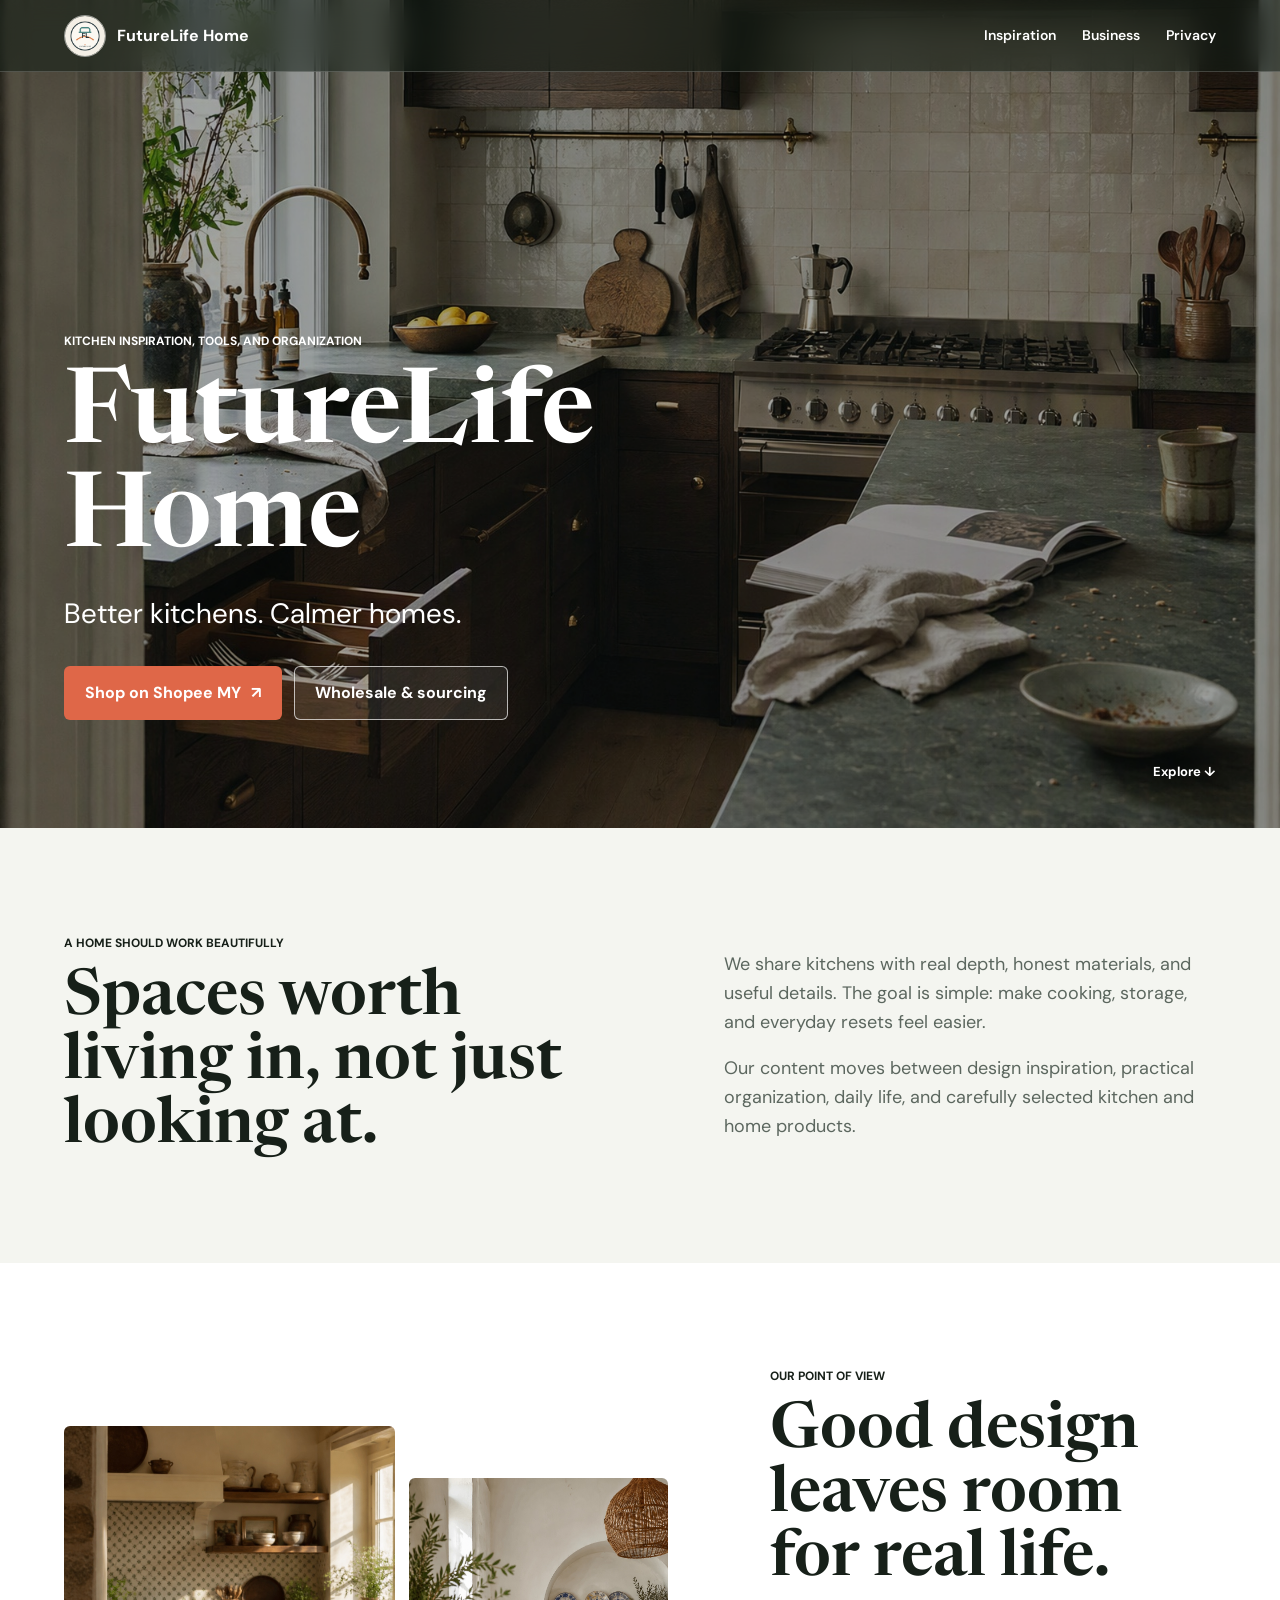
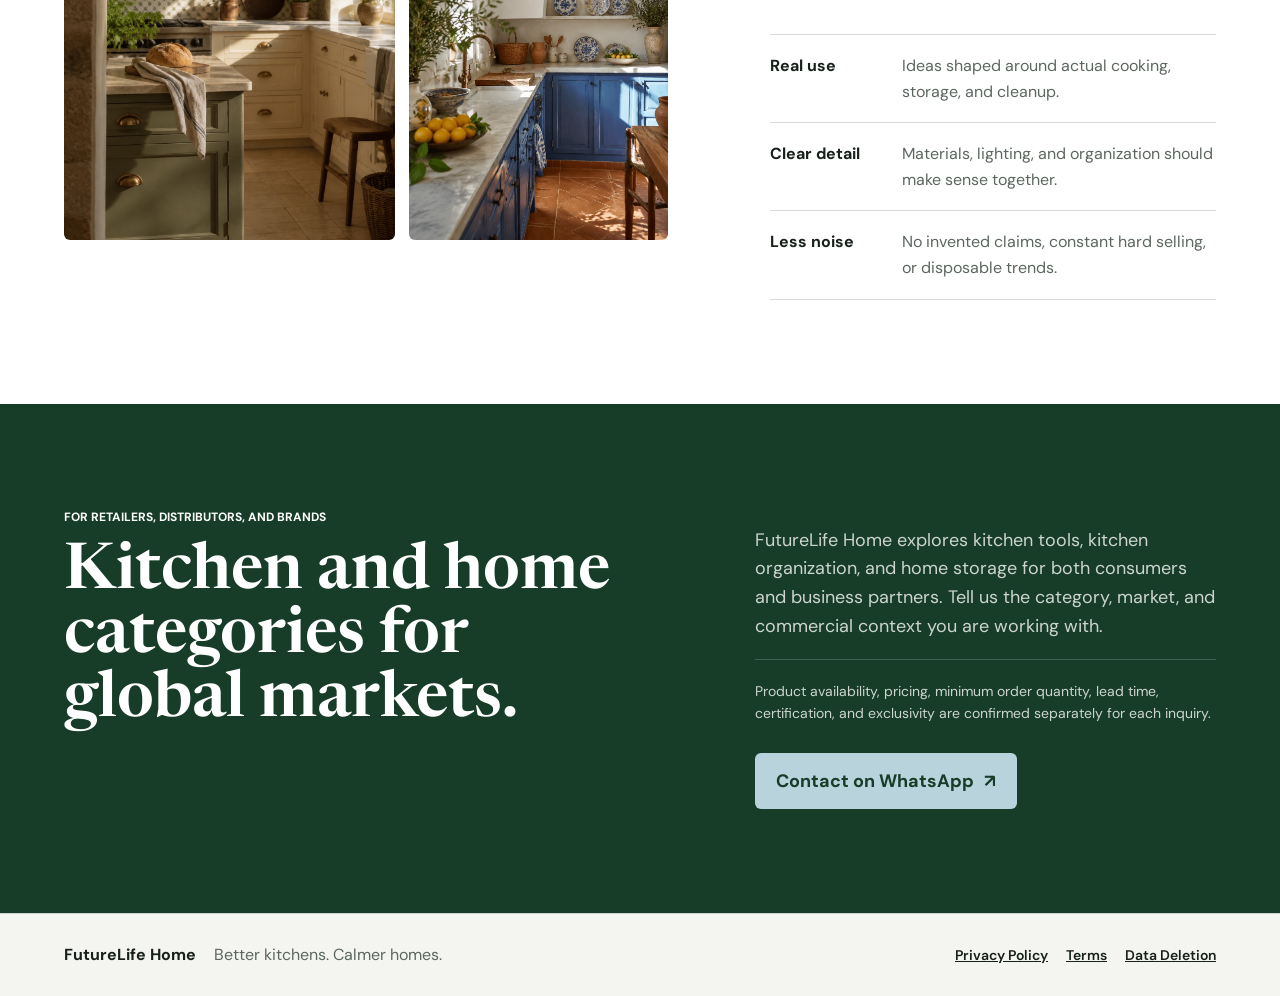
<file: index.html>
<!doctype html>
<html lang="en">
  <head>
    <meta charset="UTF-8" />
    <meta name="viewport" content="width=device-width, initial-scale=1" />
    <meta name="description" content="FutureLife Home shares kitchen inspiration, practical organization ideas, and global kitchenware sourcing support." />
    <meta property="og:title" content="FutureLife Home | Better kitchens. Calmer homes." />
    <meta property="og:description" content="Kitchen inspiration, practical organization, and global kitchenware sourcing." />
    <meta property="og:image" content="assets/kitchen-hero.jpg" />
    <meta name="theme-color" content="#173d28" />
    <title>FutureLife Home | Better kitchens. Calmer homes.</title>
    <link rel="preconnect" href="https://fonts.googleapis.com" />
    <link rel="preconnect" href="https://fonts.gstatic.com" crossorigin />
    <link href="https://fonts.googleapis.com/css2?family=DM+Sans:wght@400;500;600;700&amp;family=Newsreader:opsz,wght@6..72,500;6..72,600&amp;display=swap" rel="stylesheet" />
    <link rel="stylesheet" href="styles.css" />
  </head>
  <body>
    <header class="site-header">
      <a class="brand" href="#top" aria-label="FutureLife Home home">
        <img src="assets/avatar.png" alt="FutureLife Home" width="42" height="42" />
        <span>FutureLife Home</span>
      </a>
      <nav aria-label="Primary navigation">
        <a href="#inspiration">Inspiration</a>
        <a href="#business">Business</a>
        <a href="privacy/">Privacy</a>
      </nav>
    </header>

    <main id="top">
      <section class="hero" aria-labelledby="hero-title">
        <img class="hero-image" src="assets/kitchen-hero.jpg" alt="A warm, lived-in kitchen with dark timber cabinetry and natural light" />
        <div class="hero-shade"></div>
        <div class="hero-content">
          <p class="eyebrow">Kitchen inspiration, tools, and organization</p>
          <h1 id="hero-title">FutureLife Home</h1>
          <p class="hero-copy">Better kitchens. Calmer homes.</p>
          <div class="hero-actions">
            <a class="button button-primary" href="https://shopee.com.my/futurelifebag.my" target="_blank" rel="noreferrer">Shop on Shopee MY <span aria-hidden="true">↗</span></a>
            <a class="button button-secondary" href="#business">Wholesale &amp; sourcing</a>
          </div>
        </div>
        <a class="scroll-cue" href="#inspiration">Explore <span aria-hidden="true">↓</span></a>
      </section>

      <section class="intro-section" id="inspiration" aria-labelledby="intro-title">
        <div class="section-heading">
          <p class="eyebrow">A home should work beautifully</p>
          <h2 id="intro-title">Spaces worth living in, not just looking at.</h2>
        </div>
        <div class="intro-copy">
          <p>We share kitchens with real depth, honest materials, and useful details. The goal is simple: make cooking, storage, and everyday resets feel easier.</p>
          <p>Our content moves between design inspiration, practical organization, daily life, and carefully selected kitchen and home products.</p>
        </div>
      </section>

      <section class="editorial-section" aria-labelledby="editorial-title">
        <div class="editorial-images" aria-label="FutureLife Home kitchen inspiration">
          <img src="assets/kitchen-detail-1.jpg" alt="A richly detailed green and timber kitchen" loading="lazy" />
          <img src="assets/kitchen-detail-2.jpg" alt="A bright kitchen with warm natural materials" loading="lazy" />
        </div>
        <div class="editorial-copy">
          <p class="eyebrow">Our point of view</p>
          <h2 id="editorial-title">Good design leaves room for real life.</h2>
          <dl class="principles">
            <div><dt>Real use</dt><dd>Ideas shaped around actual cooking, storage, and cleanup.</dd></div>
            <div><dt>Clear detail</dt><dd>Materials, lighting, and organization should make sense together.</dd></div>
            <div><dt>Less noise</dt><dd>No invented claims, constant hard selling, or disposable trends.</dd></div>
          </dl>
        </div>
      </section>

      <section class="business-section" id="business" aria-labelledby="business-title">
        <div>
          <p class="eyebrow">For retailers, distributors, and brands</p>
          <h2 id="business-title">Kitchen and home categories for global markets.</h2>
        </div>
        <div class="business-copy">
          <p>FutureLife Home explores kitchen tools, kitchen organization, and home storage for both consumers and business partners. Tell us the category, market, and commercial context you are working with.</p>
          <p class="fine-print">Product availability, pricing, minimum order quantity, lead time, certification, and exclusivity are confirmed separately for each inquiry.</p>
          <a class="button button-light" href="https://wa.me/8613727893483?text=Hello%20FutureLife%20Home%2C%20I%20would%20like%20to%20discuss%20a%20business%20inquiry." target="_blank" rel="noreferrer">Contact on WhatsApp <span aria-hidden="true">↗</span></a>
        </div>
      </section>
    </main>

    <footer>
      <div class="footer-brand"><strong>FutureLife Home</strong><span>Better kitchens. Calmer homes.</span></div>
      <div class="footer-links">
        <a href="privacy/">Privacy Policy</a>
        <a href="terms/">Terms</a>
        <a href="data-deletion/">Data Deletion</a>
      </div>
    </footer>
  </body>
</html>
</file>
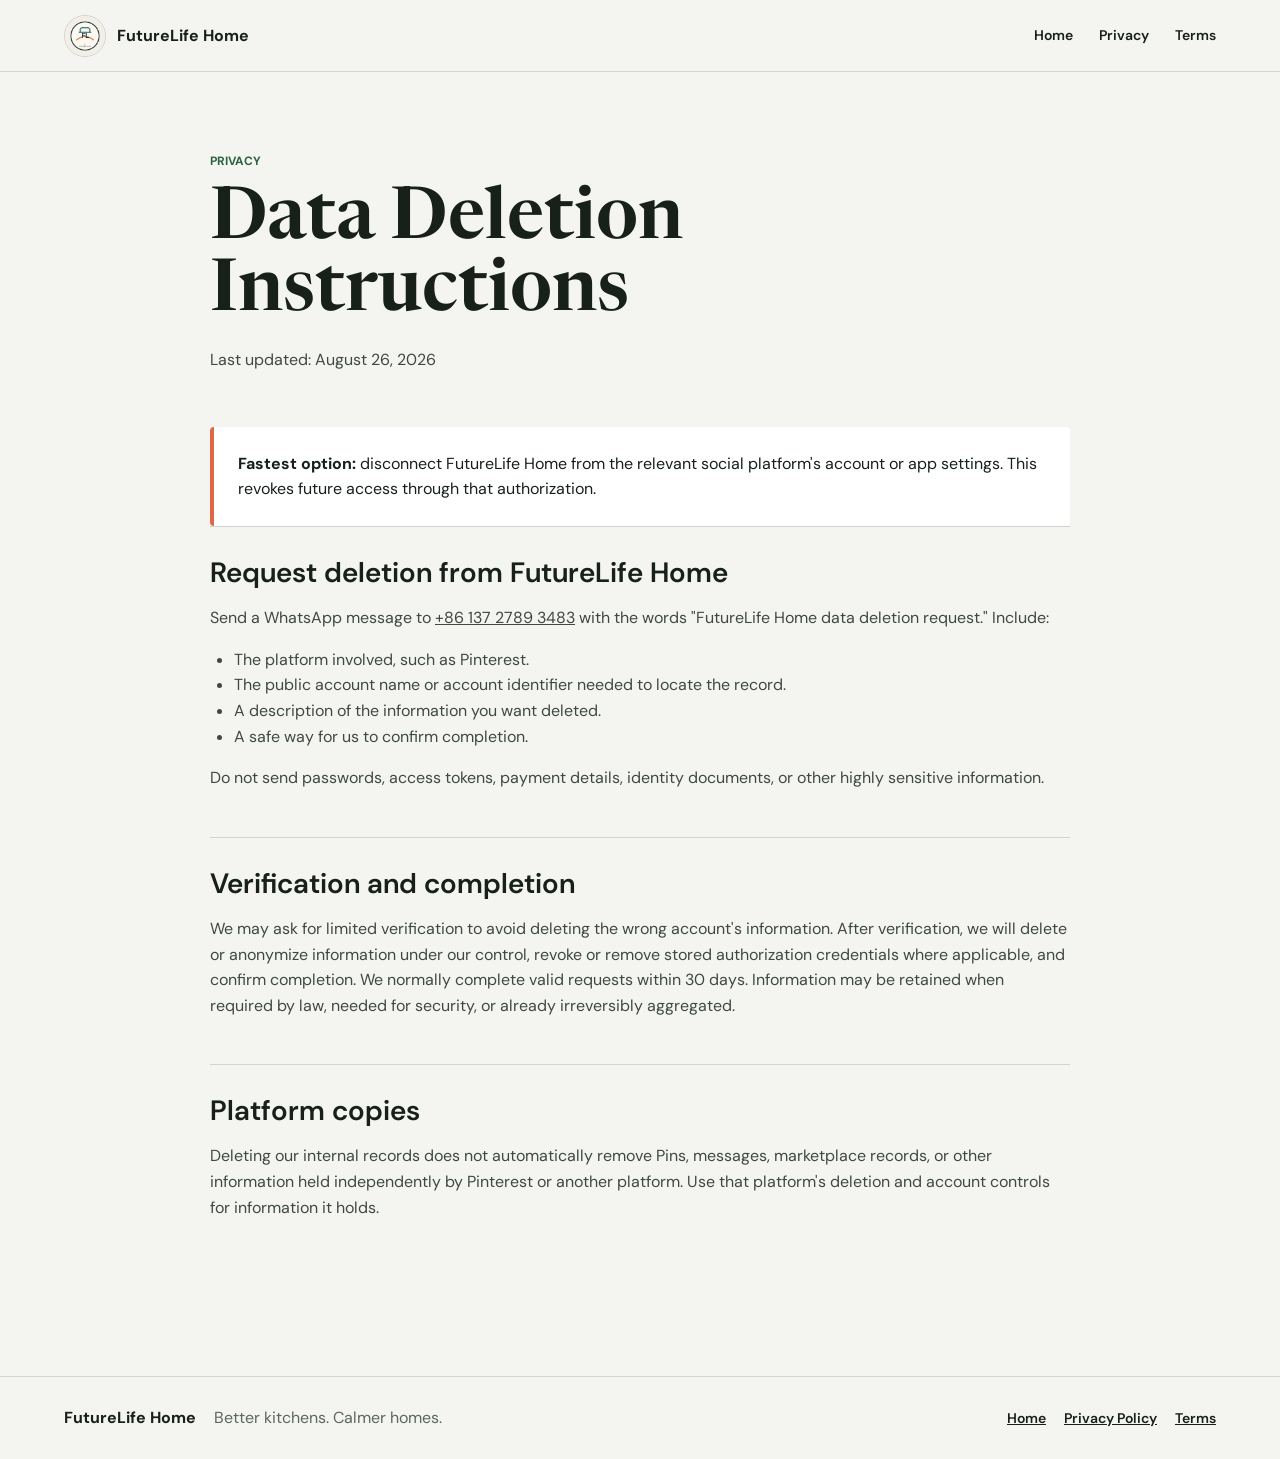
<file: data-deletion/index.html>
<!doctype html>
<html lang="en">
  <head>
    <meta charset="UTF-8" />
    <meta name="viewport" content="width=device-width, initial-scale=1" />
    <meta name="description" content="Instructions for requesting deletion of information handled by FutureLife Home." />
    <meta name="theme-color" content="#f4f5f0" />
    <title>Data Deletion | FutureLife Home</title>
    <link rel="preconnect" href="https://fonts.googleapis.com" />
    <link rel="preconnect" href="https://fonts.gstatic.com" crossorigin />
    <link href="https://fonts.googleapis.com/css2?family=DM+Sans:wght@400;500;600;700&amp;family=Newsreader:opsz,wght@6..72,500;6..72,600&amp;display=swap" rel="stylesheet" />
    <link rel="stylesheet" href="../styles.css" />
  </head>
  <body class="legal-body">
    <header class="site-header">
      <a class="brand" href="../" aria-label="FutureLife Home home"><img src="../assets/avatar.png" alt="FutureLife Home" width="42" height="42" /><span>FutureLife Home</span></a>
      <nav aria-label="Legal navigation"><a href="../">Home</a><a href="../privacy/">Privacy</a><a href="../terms/">Terms</a></nav>
    </header>

    <main class="legal-main">
      <p class="eyebrow">Privacy</p>
      <h1>Data Deletion Instructions</h1>
      <p class="legal-updated">Last updated: August 26, 2026</p>

      <div class="legal-callout"><strong>Fastest option:</strong> disconnect FutureLife Home from the relevant social platform's account or app settings. This revokes future access through that authorization.</div>

      <section>
        <h2>Request deletion from FutureLife Home</h2>
        <p>Send a WhatsApp message to <a href="https://wa.me/8613727893483?text=FutureLife%20Home%20data%20deletion%20request" target="_blank" rel="noreferrer">+86 137 2789 3483</a> with the words "FutureLife Home data deletion request." Include:</p>
        <ul>
          <li>The platform involved, such as Pinterest.</li>
          <li>The public account name or account identifier needed to locate the record.</li>
          <li>A description of the information you want deleted.</li>
          <li>A safe way for us to confirm completion.</li>
        </ul>
        <p>Do not send passwords, access tokens, payment details, identity documents, or other highly sensitive information.</p>
      </section>

      <section>
        <h2>Verification and completion</h2>
        <p>We may ask for limited verification to avoid deleting the wrong account's information. After verification, we will delete or anonymize information under our control, revoke or remove stored authorization credentials where applicable, and confirm completion. We normally complete valid requests within 30 days. Information may be retained when required by law, needed for security, or already irreversibly aggregated.</p>
      </section>

      <section>
        <h2>Platform copies</h2>
        <p>Deleting our internal records does not automatically remove Pins, messages, marketplace records, or other information held independently by Pinterest or another platform. Use that platform's deletion and account controls for information it holds.</p>
      </section>
    </main>

    <footer><div class="footer-brand"><strong>FutureLife Home</strong><span>Better kitchens. Calmer homes.</span></div><div class="footer-links"><a href="../">Home</a><a href="../privacy/">Privacy Policy</a><a href="../terms/">Terms</a></div></footer>
  </body>
</html>
</file>
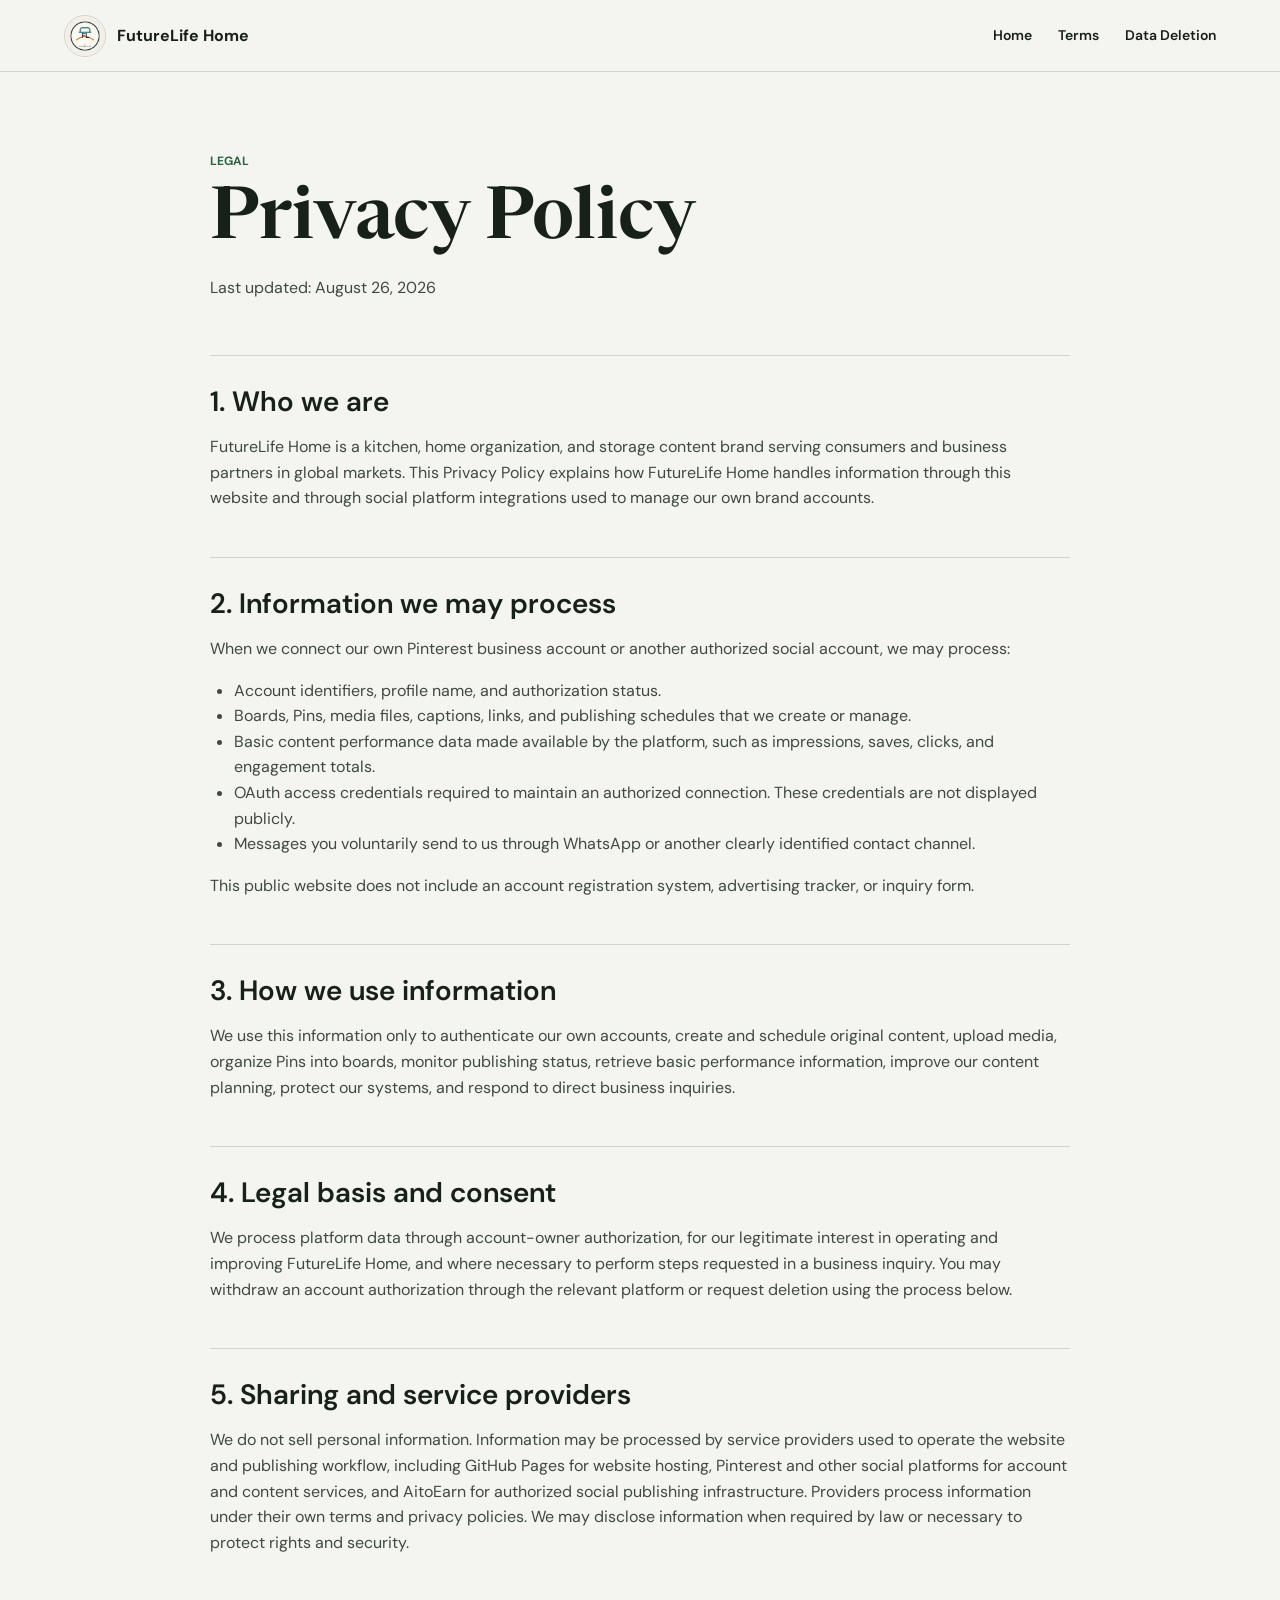
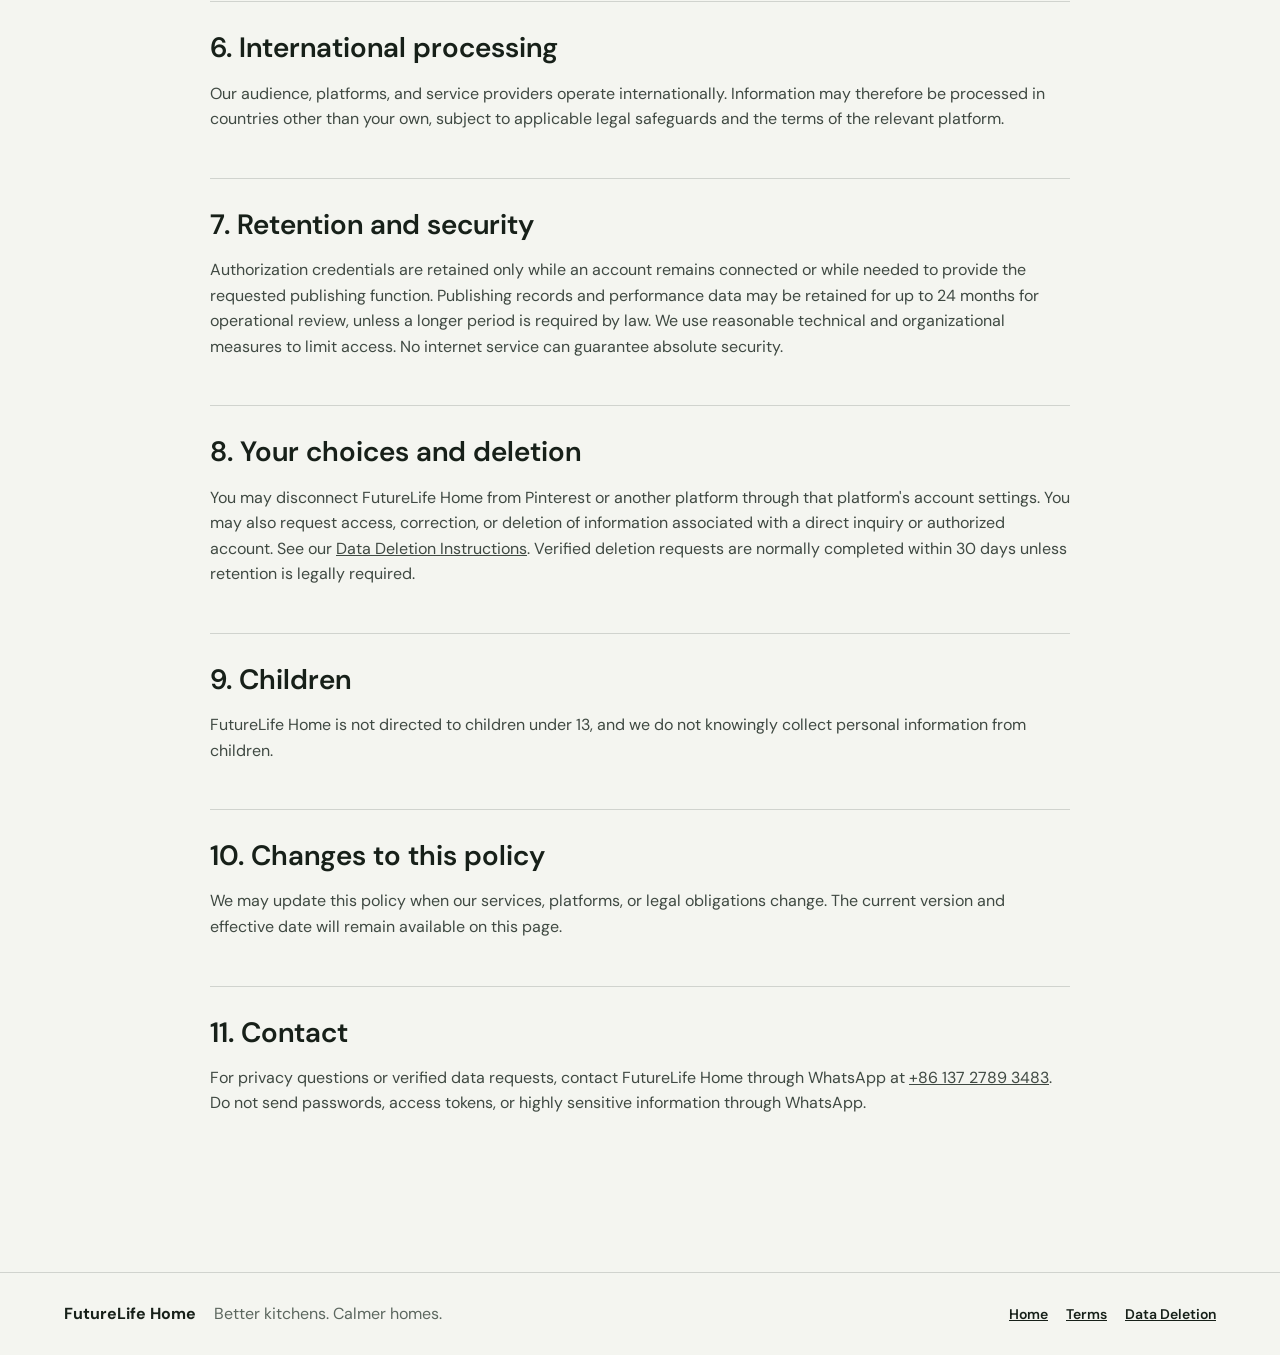
<file: privacy/index.html>
<!doctype html>
<html lang="en">
  <head>
    <meta charset="UTF-8" />
    <meta name="viewport" content="width=device-width, initial-scale=1" />
    <meta name="description" content="FutureLife Home Privacy Policy." />
    <meta name="theme-color" content="#f4f5f0" />
    <title>Privacy Policy | FutureLife Home</title>
    <link rel="preconnect" href="https://fonts.googleapis.com" />
    <link rel="preconnect" href="https://fonts.gstatic.com" crossorigin />
    <link href="https://fonts.googleapis.com/css2?family=DM+Sans:wght@400;500;600;700&amp;family=Newsreader:opsz,wght@6..72,500;6..72,600&amp;display=swap" rel="stylesheet" />
    <link rel="stylesheet" href="../styles.css" />
  </head>
  <body class="legal-body">
    <header class="site-header">
      <a class="brand" href="../" aria-label="FutureLife Home home">
        <img src="../assets/avatar.png" alt="FutureLife Home" width="42" height="42" />
        <span>FutureLife Home</span>
      </a>
      <nav aria-label="Legal navigation"><a href="../">Home</a><a href="../terms/">Terms</a><a href="../data-deletion/">Data Deletion</a></nav>
    </header>

    <main class="legal-main">
      <p class="eyebrow">Legal</p>
      <h1>Privacy Policy</h1>
      <p class="legal-updated">Last updated: August 26, 2026</p>

      <section>
        <h2>1. Who we are</h2>
        <p>FutureLife Home is a kitchen, home organization, and storage content brand serving consumers and business partners in global markets. This Privacy Policy explains how FutureLife Home handles information through this website and through social platform integrations used to manage our own brand accounts.</p>
      </section>

      <section>
        <h2>2. Information we may process</h2>
        <p>When we connect our own Pinterest business account or another authorized social account, we may process:</p>
        <ul>
          <li>Account identifiers, profile name, and authorization status.</li>
          <li>Boards, Pins, media files, captions, links, and publishing schedules that we create or manage.</li>
          <li>Basic content performance data made available by the platform, such as impressions, saves, clicks, and engagement totals.</li>
          <li>OAuth access credentials required to maintain an authorized connection. These credentials are not displayed publicly.</li>
          <li>Messages you voluntarily send to us through WhatsApp or another clearly identified contact channel.</li>
        </ul>
        <p>This public website does not include an account registration system, advertising tracker, or inquiry form.</p>
      </section>

      <section>
        <h2>3. How we use information</h2>
        <p>We use this information only to authenticate our own accounts, create and schedule original content, upload media, organize Pins into boards, monitor publishing status, retrieve basic performance information, improve our content planning, protect our systems, and respond to direct business inquiries.</p>
      </section>

      <section>
        <h2>4. Legal basis and consent</h2>
        <p>We process platform data through account-owner authorization, for our legitimate interest in operating and improving FutureLife Home, and where necessary to perform steps requested in a business inquiry. You may withdraw an account authorization through the relevant platform or request deletion using the process below.</p>
      </section>

      <section>
        <h2>5. Sharing and service providers</h2>
        <p>We do not sell personal information. Information may be processed by service providers used to operate the website and publishing workflow, including GitHub Pages for website hosting, Pinterest and other social platforms for account and content services, and AitoEarn for authorized social publishing infrastructure. Providers process information under their own terms and privacy policies. We may disclose information when required by law or necessary to protect rights and security.</p>
      </section>

      <section>
        <h2>6. International processing</h2>
        <p>Our audience, platforms, and service providers operate internationally. Information may therefore be processed in countries other than your own, subject to applicable legal safeguards and the terms of the relevant platform.</p>
      </section>

      <section>
        <h2>7. Retention and security</h2>
        <p>Authorization credentials are retained only while an account remains connected or while needed to provide the requested publishing function. Publishing records and performance data may be retained for up to 24 months for operational review, unless a longer period is required by law. We use reasonable technical and organizational measures to limit access. No internet service can guarantee absolute security.</p>
      </section>

      <section>
        <h2>8. Your choices and deletion</h2>
        <p>You may disconnect FutureLife Home from Pinterest or another platform through that platform's account settings. You may also request access, correction, or deletion of information associated with a direct inquiry or authorized account. See our <a href="../data-deletion/">Data Deletion Instructions</a>. Verified deletion requests are normally completed within 30 days unless retention is legally required.</p>
      </section>

      <section>
        <h2>9. Children</h2>
        <p>FutureLife Home is not directed to children under 13, and we do not knowingly collect personal information from children.</p>
      </section>

      <section>
        <h2>10. Changes to this policy</h2>
        <p>We may update this policy when our services, platforms, or legal obligations change. The current version and effective date will remain available on this page.</p>
      </section>

      <section>
        <h2>11. Contact</h2>
        <p>For privacy questions or verified data requests, contact FutureLife Home through WhatsApp at <a href="https://wa.me/8613727893483" target="_blank" rel="noreferrer">+86 137 2789 3483</a>. Do not send passwords, access tokens, or highly sensitive information through WhatsApp.</p>
      </section>
    </main>

    <footer>
      <div class="footer-brand"><strong>FutureLife Home</strong><span>Better kitchens. Calmer homes.</span></div>
      <div class="footer-links"><a href="../">Home</a><a href="../terms/">Terms</a><a href="../data-deletion/">Data Deletion</a></div>
    </footer>
  </body>
</html>
</file>
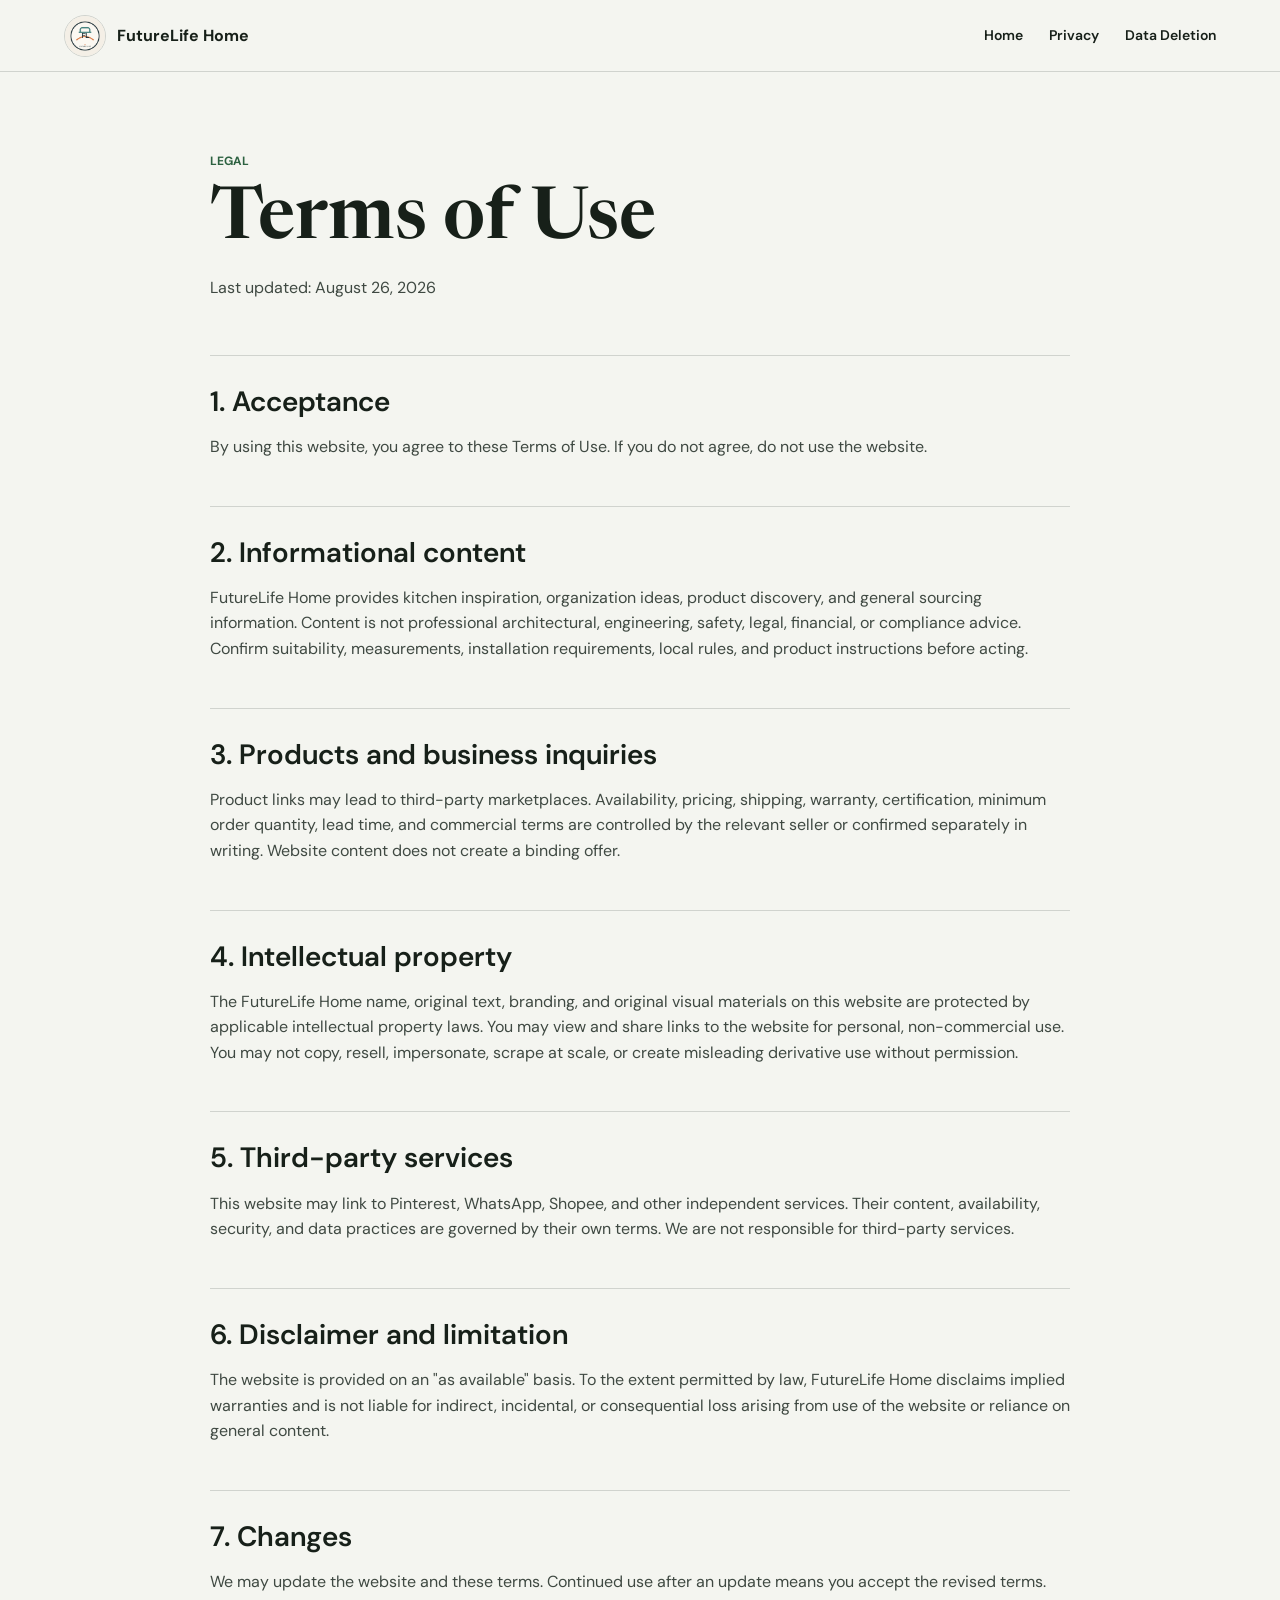
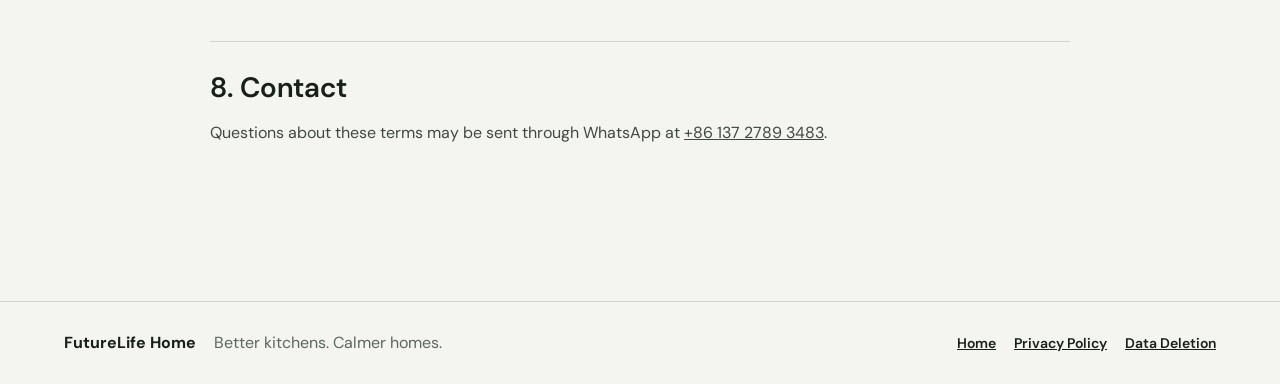
<file: terms/index.html>
<!doctype html>
<html lang="en">
  <head>
    <meta charset="UTF-8" />
    <meta name="viewport" content="width=device-width, initial-scale=1" />
    <meta name="description" content="FutureLife Home Terms of Use." />
    <meta name="theme-color" content="#f4f5f0" />
    <title>Terms of Use | FutureLife Home</title>
    <link rel="preconnect" href="https://fonts.googleapis.com" />
    <link rel="preconnect" href="https://fonts.gstatic.com" crossorigin />
    <link href="https://fonts.googleapis.com/css2?family=DM+Sans:wght@400;500;600;700&amp;family=Newsreader:opsz,wght@6..72,500;6..72,600&amp;display=swap" rel="stylesheet" />
    <link rel="stylesheet" href="../styles.css" />
  </head>
  <body class="legal-body">
    <header class="site-header">
      <a class="brand" href="../" aria-label="FutureLife Home home"><img src="../assets/avatar.png" alt="FutureLife Home" width="42" height="42" /><span>FutureLife Home</span></a>
      <nav aria-label="Legal navigation"><a href="../">Home</a><a href="../privacy/">Privacy</a><a href="../data-deletion/">Data Deletion</a></nav>
    </header>

    <main class="legal-main">
      <p class="eyebrow">Legal</p>
      <h1>Terms of Use</h1>
      <p class="legal-updated">Last updated: August 26, 2026</p>

      <section><h2>1. Acceptance</h2><p>By using this website, you agree to these Terms of Use. If you do not agree, do not use the website.</p></section>
      <section><h2>2. Informational content</h2><p>FutureLife Home provides kitchen inspiration, organization ideas, product discovery, and general sourcing information. Content is not professional architectural, engineering, safety, legal, financial, or compliance advice. Confirm suitability, measurements, installation requirements, local rules, and product instructions before acting.</p></section>
      <section><h2>3. Products and business inquiries</h2><p>Product links may lead to third-party marketplaces. Availability, pricing, shipping, warranty, certification, minimum order quantity, lead time, and commercial terms are controlled by the relevant seller or confirmed separately in writing. Website content does not create a binding offer.</p></section>
      <section><h2>4. Intellectual property</h2><p>The FutureLife Home name, original text, branding, and original visual materials on this website are protected by applicable intellectual property laws. You may view and share links to the website for personal, non-commercial use. You may not copy, resell, impersonate, scrape at scale, or create misleading derivative use without permission.</p></section>
      <section><h2>5. Third-party services</h2><p>This website may link to Pinterest, WhatsApp, Shopee, and other independent services. Their content, availability, security, and data practices are governed by their own terms. We are not responsible for third-party services.</p></section>
      <section><h2>6. Disclaimer and limitation</h2><p>The website is provided on an "as available" basis. To the extent permitted by law, FutureLife Home disclaims implied warranties and is not liable for indirect, incidental, or consequential loss arising from use of the website or reliance on general content.</p></section>
      <section><h2>7. Changes</h2><p>We may update the website and these terms. Continued use after an update means you accept the revised terms.</p></section>
      <section><h2>8. Contact</h2><p>Questions about these terms may be sent through WhatsApp at <a href="https://wa.me/8613727893483" target="_blank" rel="noreferrer">+86 137 2789 3483</a>.</p></section>
    </main>

    <footer><div class="footer-brand"><strong>FutureLife Home</strong><span>Better kitchens. Calmer homes.</span></div><div class="footer-links"><a href="../">Home</a><a href="../privacy/">Privacy Policy</a><a href="../data-deletion/">Data Deletion</a></div></footer>
  </body>
</html>
</file>
<file: styles.css>
:root {
  --ink: #172019;
  --muted: #5c675f;
  --paper: #f4f5f0;
  --white: #ffffff;
  --forest: #173d28;
  --leaf: #2d6241;
  --coral: #df6748;
  --sky: #b9d3dc;
  --line: rgba(23, 32, 25, 0.16);
}

* { box-sizing: border-box; }

html { scroll-behavior: smooth; }

body {
  margin: 0;
  color: var(--ink);
  background: var(--paper);
  font-family: "DM Sans", Arial, sans-serif;
  line-height: 1.6;
}

a { color: inherit; }

img { display: block; max-width: 100%; }

.site-header {
  position: fixed;
  z-index: 20;
  top: 0;
  right: 0;
  left: 0;
  min-height: 72px;
  display: flex;
  align-items: center;
  justify-content: space-between;
  gap: 28px;
  padding: 10px 5vw;
  color: var(--white);
  background: rgba(17, 27, 20, 0.52);
  border-bottom: 1px solid rgba(255, 255, 255, 0.18);
  backdrop-filter: blur(14px);
}

.site-header.is-solid,
.legal-body .site-header {
  position: static;
  color: var(--ink);
  background: var(--paper);
  border-bottom-color: var(--line);
  backdrop-filter: none;
}

.brand {
  display: inline-flex;
  align-items: center;
  gap: 11px;
  font-weight: 700;
  text-decoration: none;
}

.brand img {
  border-radius: 50%;
  border: 1px solid rgba(255, 255, 255, 0.5);
}

.legal-body .brand img { border-color: var(--line); }

nav { display: flex; gap: 26px; }

nav a {
  font-size: 14px;
  font-weight: 600;
  text-decoration: none;
}

.hero {
  position: relative;
  min-height: min(860px, 92vh);
  display: flex;
  align-items: flex-end;
  color: var(--white);
  overflow: hidden;
}

.hero-image,
.hero-shade {
  position: absolute;
  inset: 0;
  width: 100%;
  height: 100%;
}

.hero-image { object-fit: cover; object-position: center 56%; }

.hero-shade { background: rgba(10, 18, 12, 0.37); }

.hero-content {
  position: relative;
  z-index: 2;
  width: min(850px, 92vw);
  padding: 0 5vw 12vh;
}

.eyebrow {
  margin: 0 0 14px;
  font-size: 12px;
  font-weight: 700;
  letter-spacing: 0;
  text-transform: uppercase;
}

h1,
h2,
h3 {
  margin: 0;
  font-family: "Newsreader", Georgia, serif;
  font-weight: 600;
  letter-spacing: 0;
  line-height: 1;
}

h1 { font-size: 104px; }

h2 { font-size: 64px; }

h3 { font-size: 36px; }

.hero-copy {
  margin: 18px 0 30px;
  font-size: 28px;
}

.hero-actions { display: flex; flex-wrap: wrap; gap: 12px; }

.button {
  min-height: 50px;
  display: inline-flex;
  align-items: center;
  justify-content: center;
  gap: 10px;
  padding: 13px 20px;
  border: 1px solid transparent;
  border-radius: 6px;
  font: inherit;
  font-weight: 700;
  text-decoration: none;
  transition: transform 160ms ease, background 160ms ease;
}

.button:hover { transform: translateY(-2px); }

.button-primary { color: var(--white); background: var(--coral); }

.button-primary:hover { background: #cb5437; }

.button-secondary {
  color: var(--white);
  background: rgba(255, 255, 255, 0.08);
  border-color: rgba(255, 255, 255, 0.68);
}

.button-light { color: var(--forest); background: var(--sky); }

.scroll-cue {
  position: absolute;
  z-index: 2;
  right: 5vw;
  bottom: 5vh;
  font-size: 13px;
  font-weight: 700;
  text-decoration: none;
}

.intro-section,
.editorial-section,
.business-section {
  padding: 104px 5vw;
}

.intro-section {
  display: grid;
  grid-template-columns: minmax(0, 1.05fr) minmax(360px, 0.95fr);
  gap: clamp(48px, 9vw, 140px);
  align-items: end;
}

.section-heading { max-width: 820px; }

.intro-copy {
  max-width: 650px;
  color: var(--muted);
  font-size: 18px;
}

.editorial-section {
  display: grid;
  grid-template-columns: minmax(480px, 1.15fr) minmax(0, 0.85fr);
  gap: clamp(48px, 8vw, 120px);
  align-items: center;
  background: var(--white);
}

.editorial-images {
  display: grid;
  grid-template-columns: 1fr 0.78fr;
  gap: 14px;
  align-items: end;
}

.editorial-images img {
  width: 100%;
  aspect-ratio: 4 / 5;
  object-fit: cover;
  border-radius: 6px;
}

.editorial-images img:last-child { aspect-ratio: 4 / 5.6; }

.principles {
  margin: 42px 0 0;
  border-top: 1px solid var(--line);
}

.principles div {
  display: grid;
  grid-template-columns: 110px 1fr;
  gap: 22px;
  padding: 18px 0;
  border-bottom: 1px solid var(--line);
}

.principles dt { font-weight: 700; }

.principles dd { margin: 0; color: var(--muted); }

.business-section {
  display: grid;
  grid-template-columns: minmax(0, 1fr) minmax(420px, 0.8fr);
  gap: clamp(48px, 9vw, 140px);
  color: var(--white);
  background: var(--forest);
}

.business-copy {
  max-width: 650px;
  color: rgba(255, 255, 255, 0.78);
  font-size: 18px;
}

.fine-print {
  padding-top: 20px;
  border-top: 1px solid rgba(255, 255, 255, 0.18);
  font-size: 14px;
}

.business-copy .button { margin-top: 14px; }

footer {
  display: flex;
  align-items: center;
  justify-content: space-between;
  gap: 32px;
  padding: 28px 5vw;
  border-top: 1px solid var(--line);
}

.footer-brand,
.footer-links { display: flex; gap: 18px; }

.footer-brand span { color: var(--muted); }

.footer-links a { font-size: 14px; font-weight: 600; }

.legal-main {
  width: min(860px, calc(100% - 40px));
  margin: 0 auto;
  padding: 80px 0 110px;
}

.legal-main .eyebrow { color: var(--leaf); }

.legal-main h1 {
  max-width: 760px;
  font-size: 72px;
}

.legal-updated { margin: 18px 0 54px; color: var(--muted); }

.legal-main section {
  padding: 30px 0;
  border-top: 1px solid var(--line);
}

.legal-main h2 { margin-bottom: 14px; font: 600 28px/1.15 "DM Sans", Arial, sans-serif; }

.legal-main p,
.legal-main li { color: #3f4942; }

.legal-main ul { padding-left: 24px; }

.legal-callout {
  padding: 24px;
  background: var(--white);
  border-left: 4px solid var(--coral);
  border-radius: 4px;
}

@media (max-width: 900px) {
  h1 { font-size: 78px; }
  h2 { font-size: 52px; }
  .intro-section,
  .editorial-section,
  .business-section { grid-template-columns: 1fr; }
  .editorial-section { gap: 58px; }
  .business-section { gap: 40px; }
}

@media (max-width: 680px) {
  .site-header { min-height: 64px; padding-right: 20px; padding-left: 20px; }
  .brand span { font-size: 14px; }
  nav { gap: 14px; }
  nav a { font-size: 12px; }
  nav a:first-child { display: none; }
  .hero { min-height: 84vh; }
  .hero-content { padding: 0 20px 15vh; }
  .hero-shade { background: rgba(10, 18, 12, 0.52); }
  h1 { font-size: 56px; }
  h2 { font-size: 42px; }
  .hero-copy { font-size: 21px; }
  .hero-actions { flex-direction: column; }
  .button { width: 100%; }
  .scroll-cue { display: none; }
  .intro-section,
  .editorial-section,
  .business-section { padding: 76px 20px; }
  .editorial-images { grid-template-columns: 1fr 0.8fr; gap: 8px; }
  .principles div { grid-template-columns: 90px 1fr; gap: 14px; }
  footer { align-items: flex-start; flex-direction: column; padding: 26px 20px; }
  .footer-brand,
  .footer-links { flex-direction: column; gap: 4px; }
  .footer-links { gap: 10px; }
  .legal-main { padding-top: 58px; }
  .legal-main h1 { font-size: 48px; }
}

@media (prefers-reduced-motion: reduce) {
  html { scroll-behavior: auto; }
  .button { transition: none; }
}
</file>
